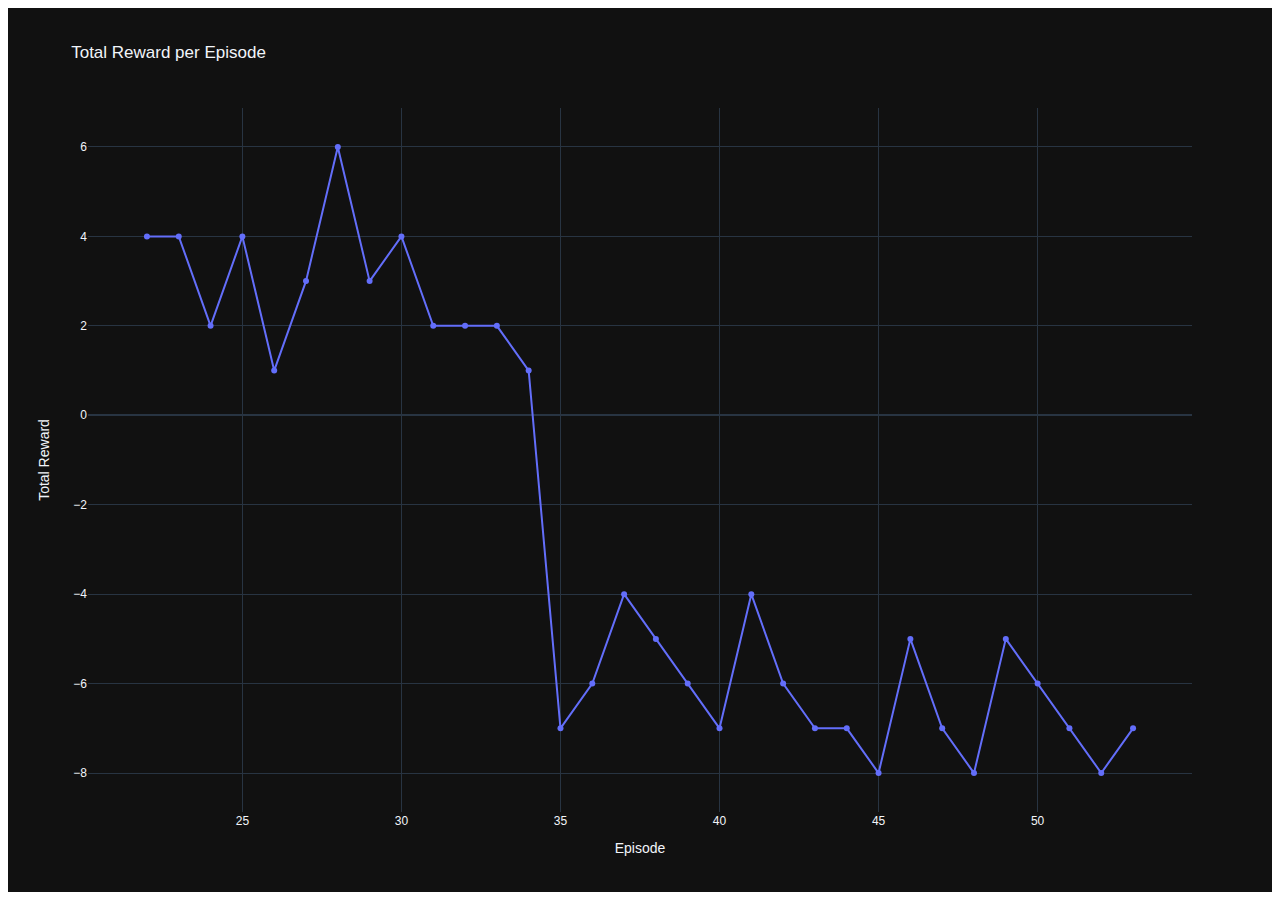
<file: slave/training_reward.html>
<html>
    <head>
        <meta http-equiv="refresh" content="5">
    </head>
    <body>
        <div>                        <script type="text/javascript">window.PlotlyConfig = {MathJaxConfig: 'local'};</script>
        <script src="https://cdn.plot.ly/plotly-2.12.1.min.js"></script>                <div id="e44717a7-30f3-4730-a1e3-6921744a9280" class="plotly-graph-div" style="height:100%; width:100%;"></div>            <script type="text/javascript">                                    window.PLOTLYENV=window.PLOTLYENV || {};                                    if (document.getElementById("e44717a7-30f3-4730-a1e3-6921744a9280")) {                    Plotly.newPlot(                        "e44717a7-30f3-4730-a1e3-6921744a9280",                        [{"mode":"lines+markers","name":"Total Reward","x":[22,23,24,25,26,27,28,29,30,31,32,33,34,35,36,37,38,39,40,41,42,43,44,45,46,47,48,49,50,51,52,53],"y":[4,4,2,4,1,3,6,3,4,2,2,2,1,-7,-6,-4,-5,-6,-7,-4,-6,-7,-7,-8,-5,-7,-8,-5,-6,-7,-8,-7,-9,-5,-8,-7,-6,-9,-7,-8,-8,-7,-7,-6,-7,-6,-7,-7,-8,-6],"type":"scatter"}],                        {"template":{"data":{"barpolar":[{"marker":{"line":{"color":"rgb(17,17,17)","width":0.5},"pattern":{"fillmode":"overlay","size":10,"solidity":0.2}},"type":"barpolar"}],"bar":[{"error_x":{"color":"#f2f5fa"},"error_y":{"color":"#f2f5fa"},"marker":{"line":{"color":"rgb(17,17,17)","width":0.5},"pattern":{"fillmode":"overlay","size":10,"solidity":0.2}},"type":"bar"}],"carpet":[{"aaxis":{"endlinecolor":"#A2B1C6","gridcolor":"#506784","linecolor":"#506784","minorgridcolor":"#506784","startlinecolor":"#A2B1C6"},"baxis":{"endlinecolor":"#A2B1C6","gridcolor":"#506784","linecolor":"#506784","minorgridcolor":"#506784","startlinecolor":"#A2B1C6"},"type":"carpet"}],"choropleth":[{"colorbar":{"outlinewidth":0,"ticks":""},"type":"choropleth"}],"contourcarpet":[{"colorbar":{"outlinewidth":0,"ticks":""},"type":"contourcarpet"}],"contour":[{"colorbar":{"outlinewidth":0,"ticks":""},"colorscale":[[0.0,"#0d0887"],[0.1111111111111111,"#46039f"],[0.2222222222222222,"#7201a8"],[0.3333333333333333,"#9c179e"],[0.4444444444444444,"#bd3786"],[0.5555555555555556,"#d8576b"],[0.6666666666666666,"#ed7953"],[0.7777777777777778,"#fb9f3a"],[0.8888888888888888,"#fdca26"],[1.0,"#f0f921"]],"type":"contour"}],"heatmapgl":[{"colorbar":{"outlinewidth":0,"ticks":""},"colorscale":[[0.0,"#0d0887"],[0.1111111111111111,"#46039f"],[0.2222222222222222,"#7201a8"],[0.3333333333333333,"#9c179e"],[0.4444444444444444,"#bd3786"],[0.5555555555555556,"#d8576b"],[0.6666666666666666,"#ed7953"],[0.7777777777777778,"#fb9f3a"],[0.8888888888888888,"#fdca26"],[1.0,"#f0f921"]],"type":"heatmapgl"}],"heatmap":[{"colorbar":{"outlinewidth":0,"ticks":""},"colorscale":[[0.0,"#0d0887"],[0.1111111111111111,"#46039f"],[0.2222222222222222,"#7201a8"],[0.3333333333333333,"#9c179e"],[0.4444444444444444,"#bd3786"],[0.5555555555555556,"#d8576b"],[0.6666666666666666,"#ed7953"],[0.7777777777777778,"#fb9f3a"],[0.8888888888888888,"#fdca26"],[1.0,"#f0f921"]],"type":"heatmap"}],"histogram2dcontour":[{"colorbar":{"outlinewidth":0,"ticks":""},"colorscale":[[0.0,"#0d0887"],[0.1111111111111111,"#46039f"],[0.2222222222222222,"#7201a8"],[0.3333333333333333,"#9c179e"],[0.4444444444444444,"#bd3786"],[0.5555555555555556,"#d8576b"],[0.6666666666666666,"#ed7953"],[0.7777777777777778,"#fb9f3a"],[0.8888888888888888,"#fdca26"],[1.0,"#f0f921"]],"type":"histogram2dcontour"}],"histogram2d":[{"colorbar":{"outlinewidth":0,"ticks":""},"colorscale":[[0.0,"#0d0887"],[0.1111111111111111,"#46039f"],[0.2222222222222222,"#7201a8"],[0.3333333333333333,"#9c179e"],[0.4444444444444444,"#bd3786"],[0.5555555555555556,"#d8576b"],[0.6666666666666666,"#ed7953"],[0.7777777777777778,"#fb9f3a"],[0.8888888888888888,"#fdca26"],[1.0,"#f0f921"]],"type":"histogram2d"}],"histogram":[{"marker":{"pattern":{"fillmode":"overlay","size":10,"solidity":0.2}},"type":"histogram"}],"mesh3d":[{"colorbar":{"outlinewidth":0,"ticks":""},"type":"mesh3d"}],"parcoords":[{"line":{"colorbar":{"outlinewidth":0,"ticks":""}},"type":"parcoords"}],"pie":[{"automargin":true,"type":"pie"}],"scatter3d":[{"line":{"colorbar":{"outlinewidth":0,"ticks":""}},"marker":{"colorbar":{"outlinewidth":0,"ticks":""}},"type":"scatter3d"}],"scattercarpet":[{"marker":{"colorbar":{"outlinewidth":0,"ticks":""}},"type":"scattercarpet"}],"scattergeo":[{"marker":{"colorbar":{"outlinewidth":0,"ticks":""}},"type":"scattergeo"}],"scattergl":[{"marker":{"line":{"color":"#283442"}},"type":"scattergl"}],"scattermapbox":[{"marker":{"colorbar":{"outlinewidth":0,"ticks":""}},"type":"scattermapbox"}],"scatterpolargl":[{"marker":{"colorbar":{"outlinewidth":0,"ticks":""}},"type":"scatterpolargl"}],"scatterpolar":[{"marker":{"colorbar":{"outlinewidth":0,"ticks":""}},"type":"scatterpolar"}],"scatter":[{"marker":{"line":{"color":"#283442"}},"type":"scatter"}],"scatterternary":[{"marker":{"colorbar":{"outlinewidth":0,"ticks":""}},"type":"scatterternary"}],"surface":[{"colorbar":{"outlinewidth":0,"ticks":""},"colorscale":[[0.0,"#0d0887"],[0.1111111111111111,"#46039f"],[0.2222222222222222,"#7201a8"],[0.3333333333333333,"#9c179e"],[0.4444444444444444,"#bd3786"],[0.5555555555555556,"#d8576b"],[0.6666666666666666,"#ed7953"],[0.7777777777777778,"#fb9f3a"],[0.8888888888888888,"#fdca26"],[1.0,"#f0f921"]],"type":"surface"}],"table":[{"cells":{"fill":{"color":"#506784"},"line":{"color":"rgb(17,17,17)"}},"header":{"fill":{"color":"#2a3f5f"},"line":{"color":"rgb(17,17,17)"}},"type":"table"}]},"layout":{"annotationdefaults":{"arrowcolor":"#f2f5fa","arrowhead":0,"arrowwidth":1},"autotypenumbers":"strict","coloraxis":{"colorbar":{"outlinewidth":0,"ticks":""}},"colorscale":{"diverging":[[0,"#8e0152"],[0.1,"#c51b7d"],[0.2,"#de77ae"],[0.3,"#f1b6da"],[0.4,"#fde0ef"],[0.5,"#f7f7f7"],[0.6,"#e6f5d0"],[0.7,"#b8e186"],[0.8,"#7fbc41"],[0.9,"#4d9221"],[1,"#276419"]],"sequential":[[0.0,"#0d0887"],[0.1111111111111111,"#46039f"],[0.2222222222222222,"#7201a8"],[0.3333333333333333,"#9c179e"],[0.4444444444444444,"#bd3786"],[0.5555555555555556,"#d8576b"],[0.6666666666666666,"#ed7953"],[0.7777777777777778,"#fb9f3a"],[0.8888888888888888,"#fdca26"],[1.0,"#f0f921"]],"sequentialminus":[[0.0,"#0d0887"],[0.1111111111111111,"#46039f"],[0.2222222222222222,"#7201a8"],[0.3333333333333333,"#9c179e"],[0.4444444444444444,"#bd3786"],[0.5555555555555556,"#d8576b"],[0.6666666666666666,"#ed7953"],[0.7777777777777778,"#fb9f3a"],[0.8888888888888888,"#fdca26"],[1.0,"#f0f921"]]},"colorway":["#636efa","#EF553B","#00cc96","#ab63fa","#FFA15A","#19d3f3","#FF6692","#B6E880","#FF97FF","#FECB52"],"font":{"color":"#f2f5fa"},"geo":{"bgcolor":"rgb(17,17,17)","lakecolor":"rgb(17,17,17)","landcolor":"rgb(17,17,17)","showlakes":true,"showland":true,"subunitcolor":"#506784"},"hoverlabel":{"align":"left"},"hovermode":"closest","mapbox":{"style":"dark"},"paper_bgcolor":"rgb(17,17,17)","plot_bgcolor":"rgb(17,17,17)","polar":{"angularaxis":{"gridcolor":"#506784","linecolor":"#506784","ticks":""},"bgcolor":"rgb(17,17,17)","radialaxis":{"gridcolor":"#506784","linecolor":"#506784","ticks":""}},"scene":{"xaxis":{"backgroundcolor":"rgb(17,17,17)","gridcolor":"#506784","gridwidth":2,"linecolor":"#506784","showbackground":true,"ticks":"","zerolinecolor":"#C8D4E3"},"yaxis":{"backgroundcolor":"rgb(17,17,17)","gridcolor":"#506784","gridwidth":2,"linecolor":"#506784","showbackground":true,"ticks":"","zerolinecolor":"#C8D4E3"},"zaxis":{"backgroundcolor":"rgb(17,17,17)","gridcolor":"#506784","gridwidth":2,"linecolor":"#506784","showbackground":true,"ticks":"","zerolinecolor":"#C8D4E3"}},"shapedefaults":{"line":{"color":"#f2f5fa"}},"sliderdefaults":{"bgcolor":"#C8D4E3","bordercolor":"rgb(17,17,17)","borderwidth":1,"tickwidth":0},"ternary":{"aaxis":{"gridcolor":"#506784","linecolor":"#506784","ticks":""},"baxis":{"gridcolor":"#506784","linecolor":"#506784","ticks":""},"bgcolor":"rgb(17,17,17)","caxis":{"gridcolor":"#506784","linecolor":"#506784","ticks":""}},"title":{"x":0.05},"updatemenudefaults":{"bgcolor":"#506784","borderwidth":0},"xaxis":{"automargin":true,"gridcolor":"#283442","linecolor":"#506784","ticks":"","title":{"standoff":15},"zerolinecolor":"#283442","zerolinewidth":2},"yaxis":{"automargin":true,"gridcolor":"#283442","linecolor":"#506784","ticks":"","title":{"standoff":15},"zerolinecolor":"#283442","zerolinewidth":2}}},"title":{"text":"Total Reward per Episode"},"xaxis":{"title":{"text":"Episode"}},"yaxis":{"title":{"text":"Total Reward"}}},                        {"responsive": true}                    )                };                            </script>        </div>
    </body>
    </html>
</file>
